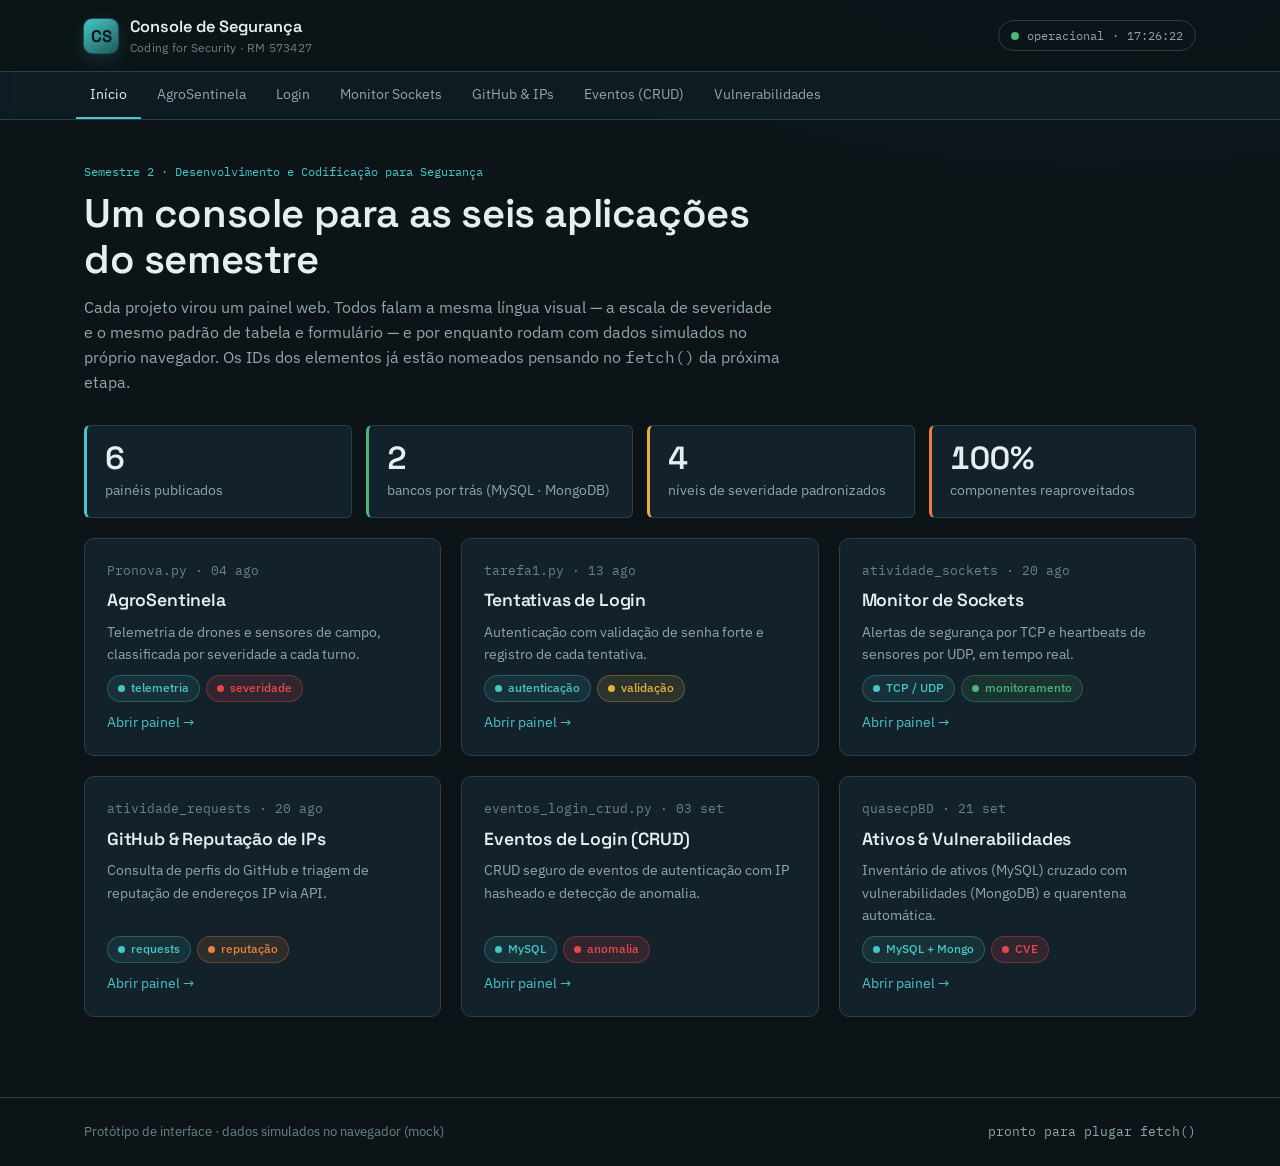
<file: index.html>
<!DOCTYPE html>
<html lang="pt-BR">
<head>
  <meta charset="UTF-8" />
  <meta name="viewport" content="width=device-width, initial-scale=1.0" />
  <title>Console de Segurança — Painéis</title>
  <link rel="preconnect" href="https://fonts.googleapis.com" />
  <link rel="preconnect" href="https://fonts.gstatic.com" crossorigin />
  <link href="https://fonts.googleapis.com/css2?family=IBM+Plex+Mono:wght@400;500&family=IBM+Plex+Sans:wght@400;500;600&family=Space+Grotesk:wght@400;500;600;700&display=swap" rel="stylesheet" />
  <link rel="stylesheet" href="assets/estilos.css" />
</head>
<body data-app="index" data-depth="0">

  <main class="pagina">
    <section class="cabecalho-pagina">
      <p class="eyebrow">Semestre 2 · Desenvolvimento e Codificação para Segurança</p>
      <h1>Um console para as seis aplicações do semestre</h1>
      <p>
        Cada projeto virou um painel web. Todos falam a mesma língua visual — a
        escala de severidade e o mesmo padrão de tabela e formulário — e por
        enquanto rodam com dados simulados no próprio navegador. Os IDs dos
        elementos já estão nomeados pensando no <span class="dado">fetch()</span>
        da próxima etapa.
      </p>
    </section>

    <div class="estatisticas">
      <div class="tile tile--sinal">
        <div class="tile__valor">6</div>
        <div class="tile__rotulo">painéis publicados</div>
      </div>
      <div class="tile tile--baixa">
        <div class="tile__valor">2</div>
        <div class="tile__rotulo">bancos por trás (MySQL · MongoDB)</div>
      </div>
      <div class="tile tile--media">
        <div class="tile__valor">4</div>
        <div class="tile__rotulo">níveis de severidade padronizados</div>
      </div>
      <div class="tile tile--alta">
        <div class="tile__valor">100%</div>
        <div class="tile__rotulo">componentes reaproveitados</div>
      </div>
    </div>

    <section class="grade" id="grade-paineis" aria-label="Lista de painéis">
      <a class="cartao-link" href="agrosentinela/index.html">
        <span class="cartao-link__indice">Pronova.py · 04 ago</span>
        <h3>AgroSentinela</h3>
        <p>Telemetria de drones e sensores de campo, classificada por severidade a cada turno.</p>
        <div class="cartao-link__tags">
          <span class="badge badge--info">telemetria</span>
          <span class="badge badge--critica">severidade</span>
        </div>
        <span class="cartao-link__seta">Abrir painel →</span>
      </a>

      <a class="cartao-link" href="login-tentativas/index.html">
        <span class="cartao-link__indice">tarefa1.py · 13 ago</span>
        <h3>Tentativas de Login</h3>
        <p>Autenticação com validação de senha forte e registro de cada tentativa.</p>
        <div class="cartao-link__tags">
          <span class="badge badge--info">autenticação</span>
          <span class="badge badge--media">validação</span>
        </div>
        <span class="cartao-link__seta">Abrir painel →</span>
      </a>

      <a class="cartao-link" href="monitor-sockets/index.html">
        <span class="cartao-link__indice">atividade_sockets · 20 ago</span>
        <h3>Monitor de Sockets</h3>
        <p>Alertas de segurança por TCP e heartbeats de sensores por UDP, em tempo real.</p>
        <div class="cartao-link__tags">
          <span class="badge badge--info">TCP / UDP</span>
          <span class="badge badge--ok">monitoramento</span>
        </div>
        <span class="cartao-link__seta">Abrir painel →</span>
      </a>

      <a class="cartao-link" href="consulta-github-ips/index.html">
        <span class="cartao-link__indice">atividade_requests · 20 ago</span>
        <h3>GitHub &amp; Reputação de IPs</h3>
        <p>Consulta de perfis do GitHub e triagem de reputação de endereços IP via API.</p>
        <div class="cartao-link__tags">
          <span class="badge badge--info">requests</span>
          <span class="badge badge--alta">reputação</span>
        </div>
        <span class="cartao-link__seta">Abrir painel →</span>
      </a>

      <a class="cartao-link" href="eventos-login-crud/index.html">
        <span class="cartao-link__indice">eventos_login_crud.py · 03 set</span>
        <h3>Eventos de Login (CRUD)</h3>
        <p>CRUD seguro de eventos de autenticação com IP hasheado e detecção de anomalia.</p>
        <div class="cartao-link__tags">
          <span class="badge badge--info">MySQL</span>
          <span class="badge badge--critica">anomalia</span>
        </div>
        <span class="cartao-link__seta">Abrir painel →</span>
      </a>

      <a class="cartao-link" href="vulnerabilidades-quasecp/index.html">
        <span class="cartao-link__indice">quasecpBD · 21 set</span>
        <h3>Ativos &amp; Vulnerabilidades</h3>
        <p>Inventário de ativos (MySQL) cruzado com vulnerabilidades (MongoDB) e quarentena automática.</p>
        <div class="cartao-link__tags">
          <span class="badge badge--info">MySQL + Mongo</span>
          <span class="badge badge--critica">CVE</span>
        </div>
        <span class="cartao-link__seta">Abrir painel →</span>
      </a>
    </section>
  </main>

  <script src="assets/componentes.js"></script>
</body>
</html>
</file>
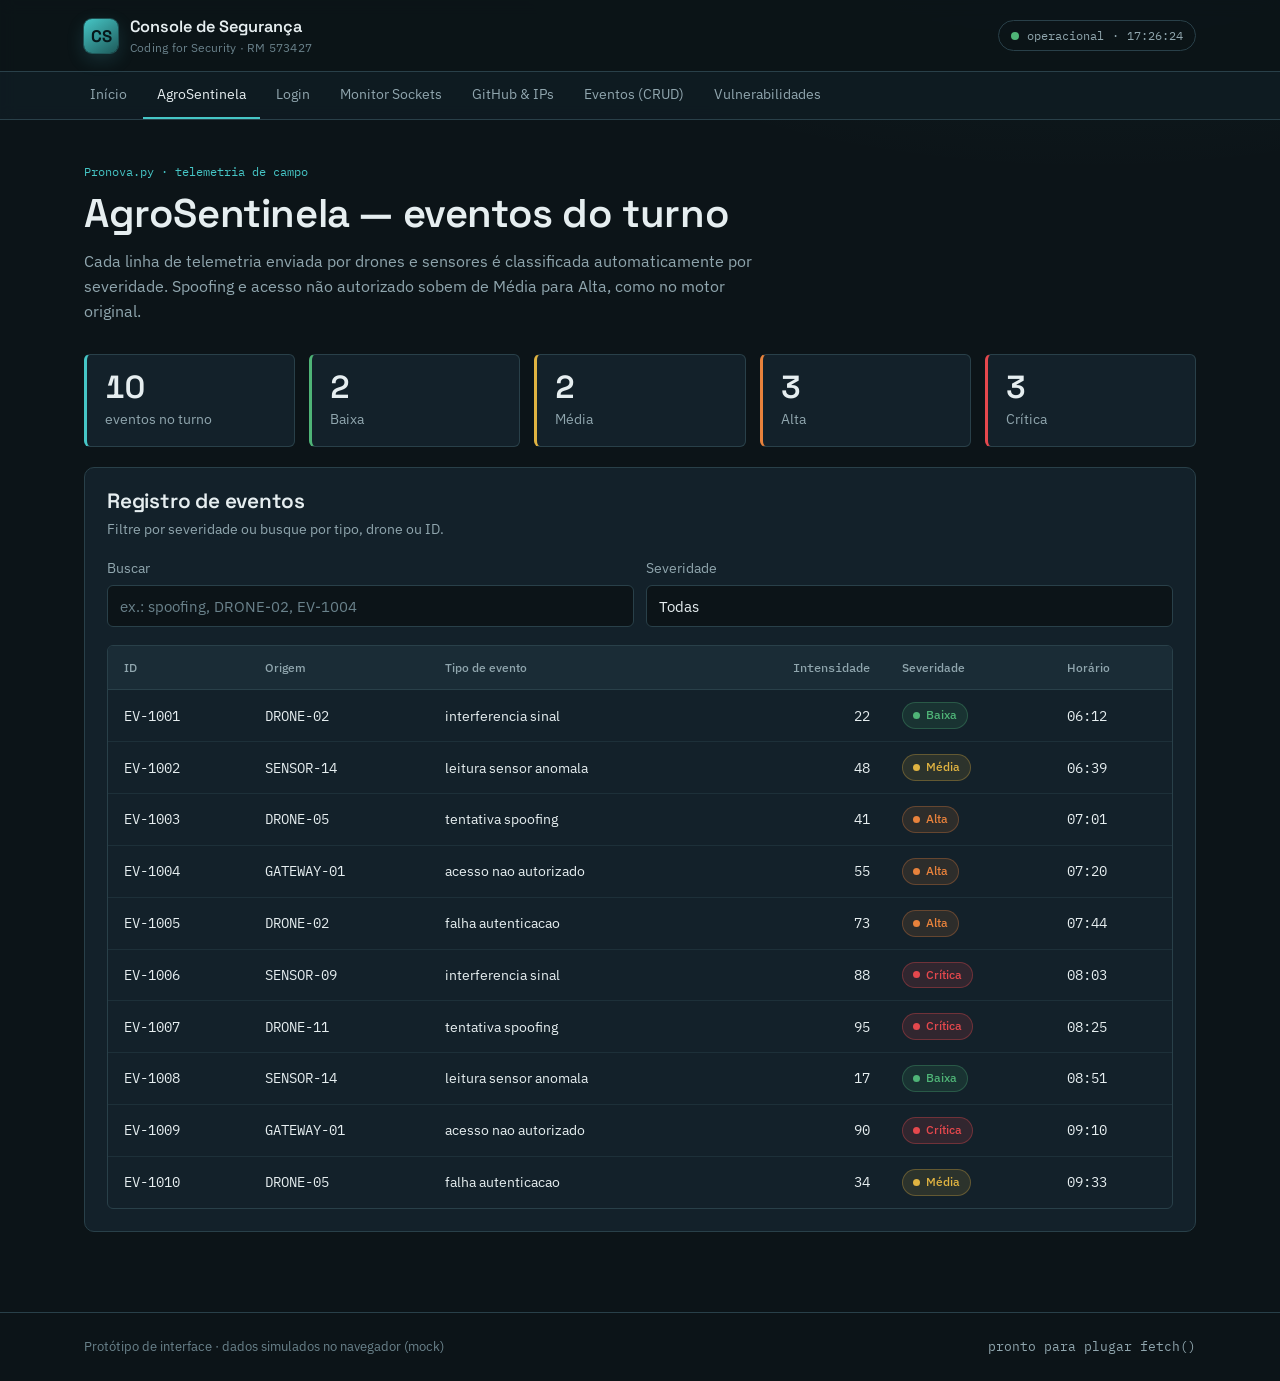
<file: agrosentinela/index.html>
<!DOCTYPE html>
<html lang="pt-BR">
<head>
  <meta charset="UTF-8" />
  <meta name="viewport" content="width=device-width, initial-scale=1.0" />
  <title>AgroSentinela — Telemetria do turno</title>
  <link rel="preconnect" href="https://fonts.googleapis.com" />
  <link rel="preconnect" href="https://fonts.gstatic.com" crossorigin />
  <link href="https://fonts.googleapis.com/css2?family=IBM+Plex+Mono:wght@400;500&family=IBM+Plex+Sans:wght@400;500;600&family=Space+Grotesk:wght@400;500;600;700&display=swap" rel="stylesheet" />
  <link rel="stylesheet" href="../assets/estilos.css" />
</head>
<body data-app="agrosentinela" data-depth="1">

  <main class="pagina">
    <section class="cabecalho-pagina">
      <p class="eyebrow">Pronova.py · telemetria de campo</p>
      <h1>AgroSentinela — eventos do turno</h1>
      <p>
        Cada linha de telemetria enviada por drones e sensores é classificada
        automaticamente por severidade. Spoofing e acesso não autorizado sobem
        de Média para Alta, como no motor original.
      </p>
    </section>

    <div class="estatisticas" id="estatisticas-severidade">
      <div class="tile tile--sinal"><div class="tile__valor" id="stat-total">0</div><div class="tile__rotulo">eventos no turno</div></div>
      <div class="tile tile--baixa"><div class="tile__valor" id="stat-baixa">0</div><div class="tile__rotulo">Baixa</div></div>
      <div class="tile tile--media"><div class="tile__valor" id="stat-media">0</div><div class="tile__rotulo">Média</div></div>
      <div class="tile tile--alta"><div class="tile__valor" id="stat-alta">0</div><div class="tile__rotulo">Alta</div></div>
      <div class="tile tile--critica"><div class="tile__valor" id="stat-critica">0</div><div class="tile__rotulo">Crítica</div></div>
    </div>

    <section class="painel">
      <div class="painel__titulo">
        <div>
          <h2>Registro de eventos</h2>
          <p>Filtre por severidade ou busque por tipo, drone ou ID.</p>
        </div>
      </div>

      <div class="barra-controles">
        <div class="campo">
          <label for="busca-evento">Buscar</label>
          <input type="search" id="busca-evento" placeholder="ex.: spoofing, DRONE-02, EV-1004" />
        </div>
        <div class="campo">
          <label for="filtro-severidade">Severidade</label>
          <select id="filtro-severidade">
            <option value="todas">Todas</option>
            <option value="baixa">Baixa</option>
            <option value="media">Média</option>
            <option value="alta">Alta</option>
            <option value="critica">Crítica</option>
          </select>
        </div>
      </div>

      <div class="tabela-wrap">
        <table class="tabela" id="tabela-eventos">
          <thead>
            <tr>
              <th>ID</th>
              <th>Origem</th>
              <th>Tipo de evento</th>
              <th class="col-num">Intensidade</th>
              <th>Severidade</th>
              <th>Horário</th>
            </tr>
          </thead>
          <tbody id="corpo-eventos"><!-- preenchido por app.js --></tbody>
        </table>
      </div>
    </section>
  </main>

  <script src="../assets/componentes.js"></script>
  <script src="app.js"></script>
</body>
</html>
</file>
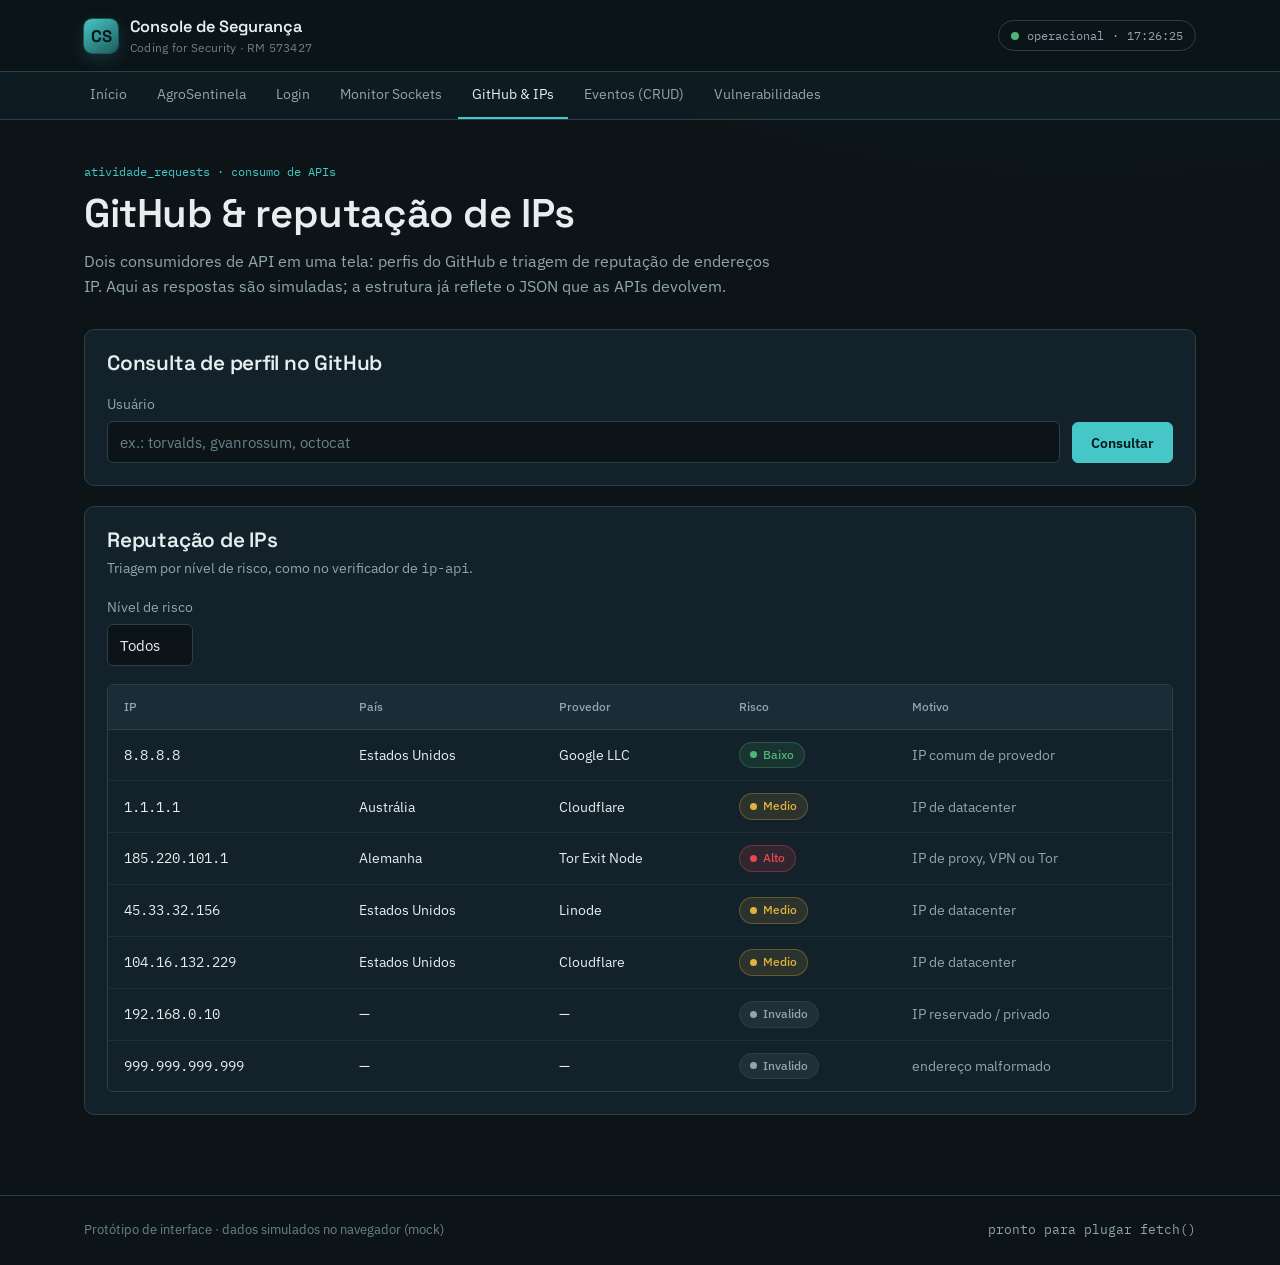
<file: consulta-github-ips/index.html>
<!DOCTYPE html>
<html lang="pt-BR">
<head>
  <meta charset="UTF-8" />
  <meta name="viewport" content="width=device-width, initial-scale=1.0" />
  <title>GitHub &amp; Reputação de IPs</title>
  <link rel="preconnect" href="https://fonts.googleapis.com" />
  <link rel="preconnect" href="https://fonts.gstatic.com" crossorigin />
  <link href="https://fonts.googleapis.com/css2?family=IBM+Plex+Mono:wght@400;500&family=IBM+Plex+Sans:wght@400;500;600&family=Space+Grotesk:wght@400;500;600;700&display=swap" rel="stylesheet" />
  <link rel="stylesheet" href="../assets/estilos.css" />
</head>
<body data-app="consulta-github-ips" data-depth="1">

  <main class="pagina">
    <section class="cabecalho-pagina">
      <p class="eyebrow">atividade_requests · consumo de APIs</p>
      <h1>GitHub &amp; reputação de IPs</h1>
      <p>
        Dois consumidores de API em uma tela: perfis do GitHub e triagem de
        reputação de endereços IP. Aqui as respostas são simuladas; a estrutura
        já reflete o JSON que as APIs devolvem.
      </p>
    </section>

    <section class="painel">
      <div class="painel__titulo"><h2>Consulta de perfil no GitHub</h2></div>
      <form id="form-consulta-github">
        <div class="barra-controles" style="margin-bottom:0;">
          <div class="campo">
            <label for="campo-github">Usuário</label>
            <input type="text" id="campo-github" placeholder="ex.: torvalds, gvanrossum, octocat" />
          </div>
          <button type="submit" class="btn btn--primario">Consultar</button>
        </div>
        <div class="mensagem" id="mensagem-github" role="status"></div>
      </form>

      <div id="cartao-usuario" class="painel esconder" style="background:var(--panel-2); margin-top:18px;">
        <div class="painel__titulo" style="margin-bottom:12px;">
          <h3 id="gh-nome">—</h3>
          <span class="badge badge--info" id="gh-login">—</span>
        </div>
        <div class="estatisticas" style="margin-bottom:0;">
          <div class="tile"><div class="tile__valor dado" id="gh-repos">0</div><div class="tile__rotulo">repositórios públicos</div></div>
          <div class="tile"><div class="tile__valor dado" id="gh-seguidores">0</div><div class="tile__rotulo">seguidores</div></div>
          <div class="tile" style="grid-column:span 2;"><div class="tile__valor" style="font-size:1.1rem;" id="gh-local">—</div><div class="tile__rotulo">localização</div></div>
        </div>
      </div>
    </section>

    <section class="painel">
      <div class="painel__titulo">
        <div>
          <h2>Reputação de IPs</h2>
          <p>Triagem por nível de risco, como no verificador de <span class="dado">ip-api</span>.</p>
        </div>
      </div>

      <div class="barra-controles">
        <div class="campo" style="flex:0 0 auto;">
          <label for="filtro-risco">Nível de risco</label>
          <select id="filtro-risco">
            <option value="todos">Todos</option>
            <option value="ALTO">Alto</option>
            <option value="MEDIO">Médio</option>
            <option value="BAIXO">Baixo</option>
            <option value="INVALIDO">Inválido</option>
          </select>
        </div>
      </div>

      <div class="tabela-wrap">
        <table class="tabela" id="tabela-ips">
          <thead>
            <tr><th>IP</th><th>País</th><th>Provedor</th><th>Risco</th><th>Motivo</th></tr>
          </thead>
          <tbody id="corpo-ips"></tbody>
        </table>
      </div>
    </section>
  </main>

  <script src="../assets/componentes.js"></script>
  <script src="app.js"></script>
</body>
</html>
</file>
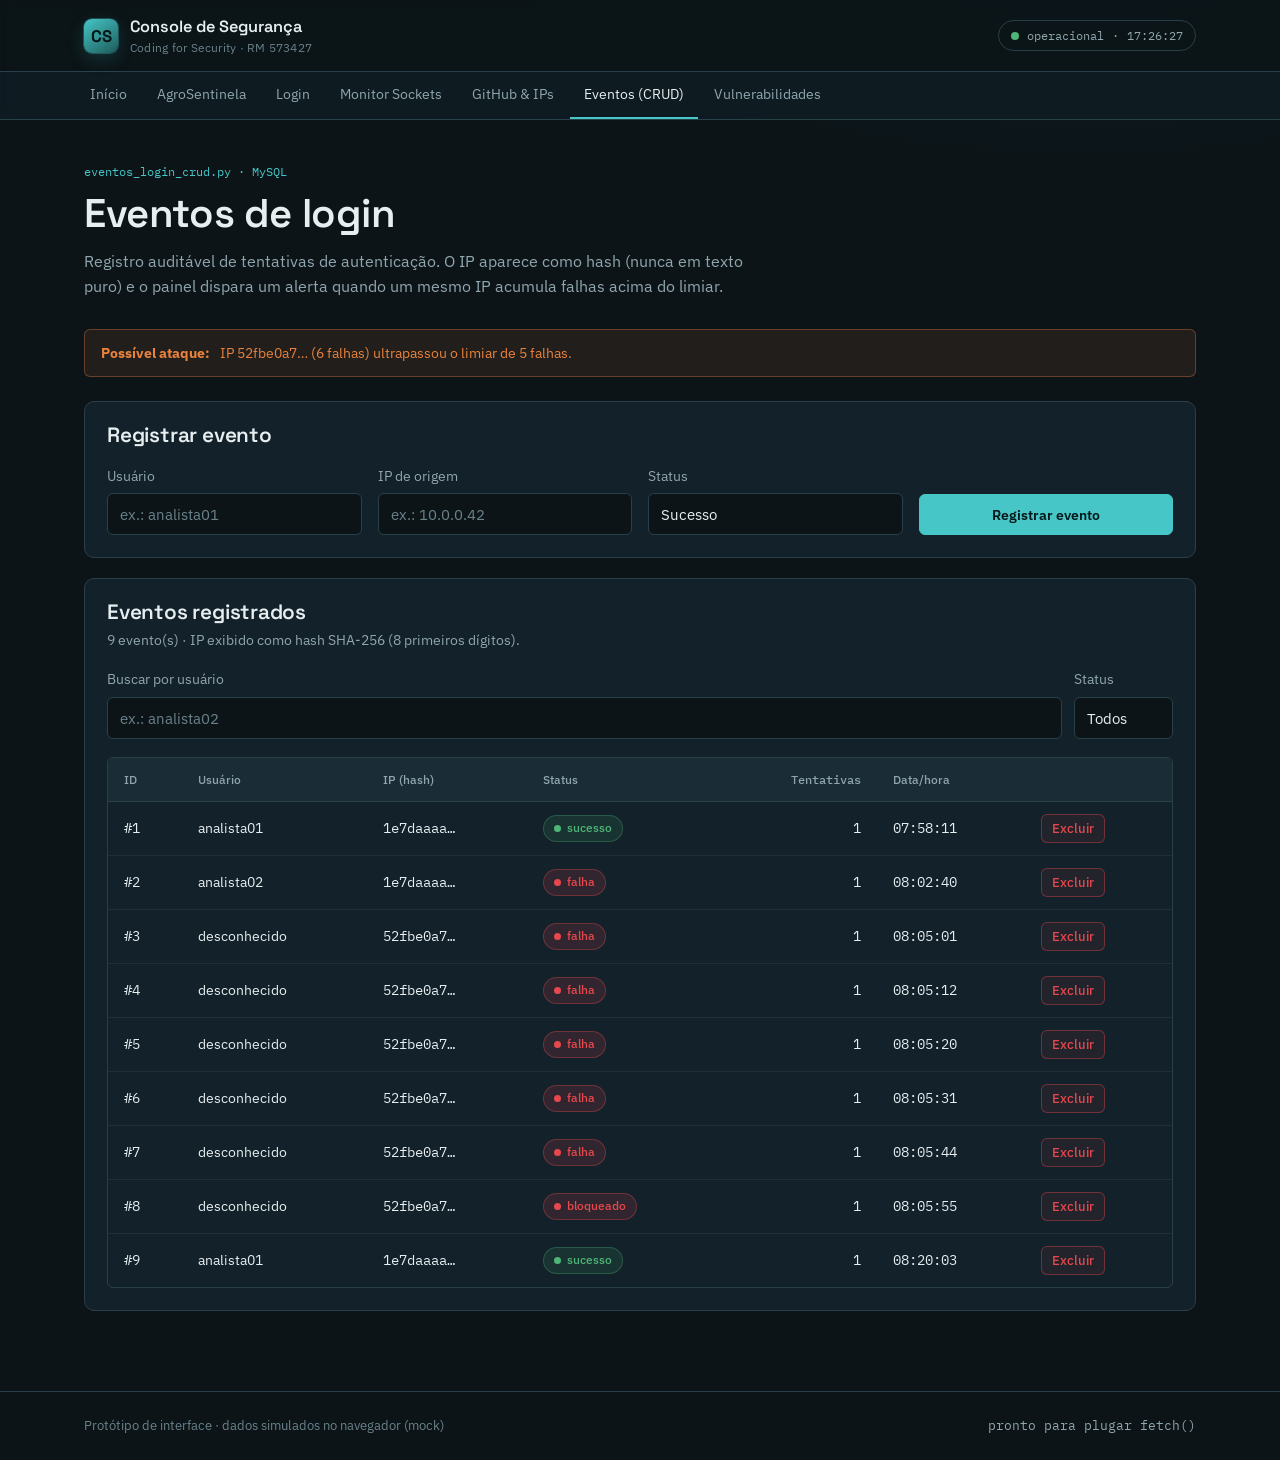
<file: eventos-login-crud/index.html>
<!DOCTYPE html>
<html lang="pt-BR">
<head>
  <meta charset="UTF-8" />
  <meta name="viewport" content="width=device-width, initial-scale=1.0" />
  <title>Eventos de Login — CRUD seguro</title>
  <link rel="preconnect" href="https://fonts.googleapis.com" />
  <link rel="preconnect" href="https://fonts.gstatic.com" crossorigin />
  <link href="https://fonts.googleapis.com/css2?family=IBM+Plex+Mono:wght@400;500&family=IBM+Plex+Sans:wght@400;500;600&family=Space+Grotesk:wght@400;500;600;700&display=swap" rel="stylesheet" />
  <link rel="stylesheet" href="../assets/estilos.css" />
</head>
<body data-app="eventos-login-crud" data-depth="1">

  <main class="pagina">
    <section class="cabecalho-pagina">
      <p class="eyebrow">eventos_login_crud.py · MySQL</p>
      <h1>Eventos de login</h1>
      <p>
        Registro auditável de tentativas de autenticação. O IP aparece como
        hash (nunca em texto puro) e o painel dispara um alerta quando um mesmo
        IP acumula falhas acima do limiar.
      </p>
    </section>

    <div class="mensagem mensagem--alerta" id="alerta-anomalia" role="alert" style="margin-top:0;margin-bottom:24px;"></div>

    <section class="painel">
      <div class="painel__titulo"><h2>Registrar evento</h2></div>
      <form id="form-evento">
        <div class="form-grade">
          <div class="campo">
            <label for="evento-usuario">Usuário</label>
            <input type="text" id="evento-usuario" placeholder="ex.: analista01" required />
          </div>
          <div class="campo">
            <label for="evento-ip">IP de origem</label>
            <input type="text" id="evento-ip" placeholder="ex.: 10.0.0.42" required />
          </div>
          <div class="campo">
            <label for="evento-status">Status</label>
            <select id="evento-status">
              <option value="sucesso">Sucesso</option>
              <option value="falha">Falha</option>
              <option value="bloqueado">Bloqueado</option>
            </select>
          </div>
          <div class="campo" style="justify-content:flex-end;">
            <button type="submit" class="btn btn--primario">Registrar evento</button>
          </div>
        </div>
      </form>
    </section>

    <section class="painel">
      <div class="painel__titulo">
        <div>
          <h2>Eventos registrados</h2>
          <p><span id="contador-eventos" class="dado">0</span> evento(s) · IP exibido como hash SHA-256 (8 primeiros dígitos).</p>
        </div>
      </div>

      <div class="barra-controles">
        <div class="campo">
          <label for="busca-usuario">Buscar por usuário</label>
          <input type="search" id="busca-usuario" placeholder="ex.: analista02" />
        </div>
        <div class="campo" style="flex:0 0 auto;">
          <label for="filtro-status">Status</label>
          <select id="filtro-status">
            <option value="todos">Todos</option>
            <option value="sucesso">Sucesso</option>
            <option value="falha">Falha</option>
            <option value="bloqueado">Bloqueado</option>
          </select>
        </div>
      </div>

      <div class="tabela-wrap">
        <table class="tabela" id="tabela-eventos-login">
          <thead>
            <tr><th>ID</th><th>Usuário</th><th>IP (hash)</th><th>Status</th><th class="col-num">Tentativas</th><th>Data/hora</th><th></th></tr>
          </thead>
          <tbody id="corpo-eventos-login"></tbody>
        </table>
      </div>
    </section>
  </main>

  <script src="../assets/componentes.js"></script>
  <script src="app.js"></script>
</body>
</html>
</file>
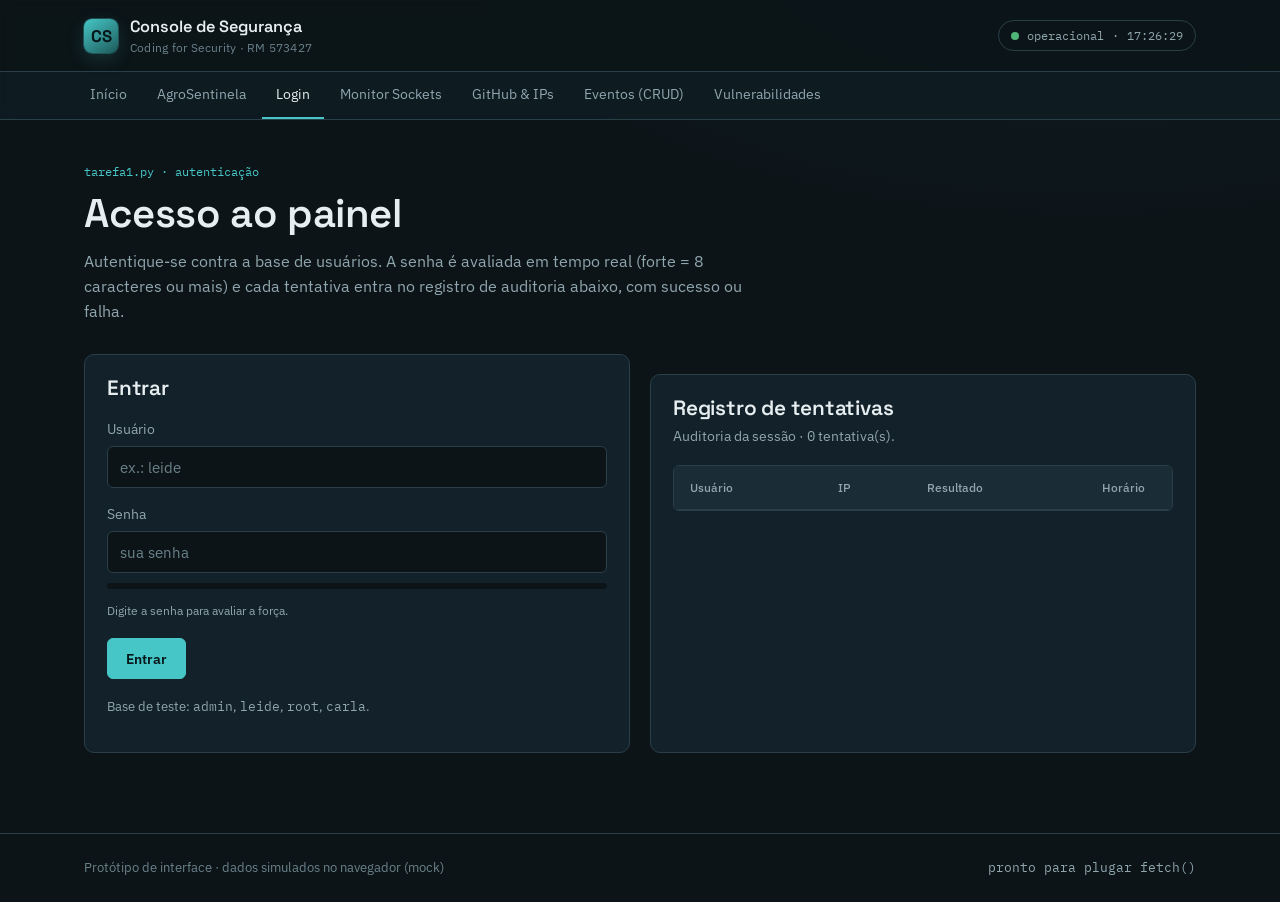
<file: login-tentativas/index.html>
<!DOCTYPE html>
<html lang="pt-BR">
<head>
  <meta charset="UTF-8" />
  <meta name="viewport" content="width=device-width, initial-scale=1.0" />
  <title>Login — Tentativas de acesso</title>
  <link rel="preconnect" href="https://fonts.googleapis.com" />
  <link rel="preconnect" href="https://fonts.gstatic.com" crossorigin />
  <link href="https://fonts.googleapis.com/css2?family=IBM+Plex+Mono:wght@400;500&family=IBM+Plex+Sans:wght@400;500;600&family=Space+Grotesk:wght@400;500;600;700&display=swap" rel="stylesheet" />
  <link rel="stylesheet" href="../assets/estilos.css" />
</head>
<body data-app="login-tentativas" data-depth="1">

  <main class="pagina">
    <section class="cabecalho-pagina">
      <p class="eyebrow">tarefa1.py · autenticação</p>
      <h1>Acesso ao painel</h1>
      <p>
        Autentique-se contra a base de usuários. A senha é avaliada em tempo
        real (forte = 8 caracteres ou mais) e cada tentativa entra no registro
        de auditoria abaixo, com sucesso ou falha.
      </p>
    </section>

    <div class="grade">
      <section class="painel">
        <div class="painel__titulo"><h2>Entrar</h2></div>

        <form id="form-login" novalidate>
          <div class="campo">
            <label for="campo-usuario">Usuário</label>
            <input type="text" id="campo-usuario" name="usuario" autocomplete="username" placeholder="ex.: leide" required />
          </div>

          <div class="campo" style="margin-top:16px;">
            <label for="campo-senha">Senha</label>
            <input type="password" id="campo-senha" name="senha" autocomplete="current-password" placeholder="sua senha" required />
            <div class="medidor"><div class="medidor__preenchido" id="medidor-barra"></div></div>
            <div class="medidor__texto" id="medidor-senha">Digite a senha para avaliar a força.</div>
          </div>

          <button type="submit" class="btn btn--primario" style="margin-top:18px;">Entrar</button>
          <div class="mensagem" id="mensagem-login" role="status"></div>
        </form>

        <p class="txt-muted" style="font-size:0.8rem; margin-top:18px;">
          Base de teste: <span class="dado">admin</span>, <span class="dado">leide</span>,
          <span class="dado">root</span>, <span class="dado">carla</span>.
        </p>
      </section>

      <section class="painel">
        <div class="painel__titulo">
          <div>
            <h2>Registro de tentativas</h2>
            <p>Auditoria da sessão · <span id="contador-tentativas" class="dado">0</span> tentativa(s).</p>
          </div>
        </div>
        <div class="tabela-wrap">
          <table class="tabela" id="tabela-tentativas">
            <thead>
              <tr><th>Usuário</th><th>IP</th><th>Resultado</th><th>Horário</th></tr>
            </thead>
            <tbody id="corpo-tentativas"></tbody>
          </table>
        </div>
      </section>
    </div>
  </main>

  <script src="../assets/componentes.js"></script>
  <script src="app.js"></script>
</body>
</html>
</file>
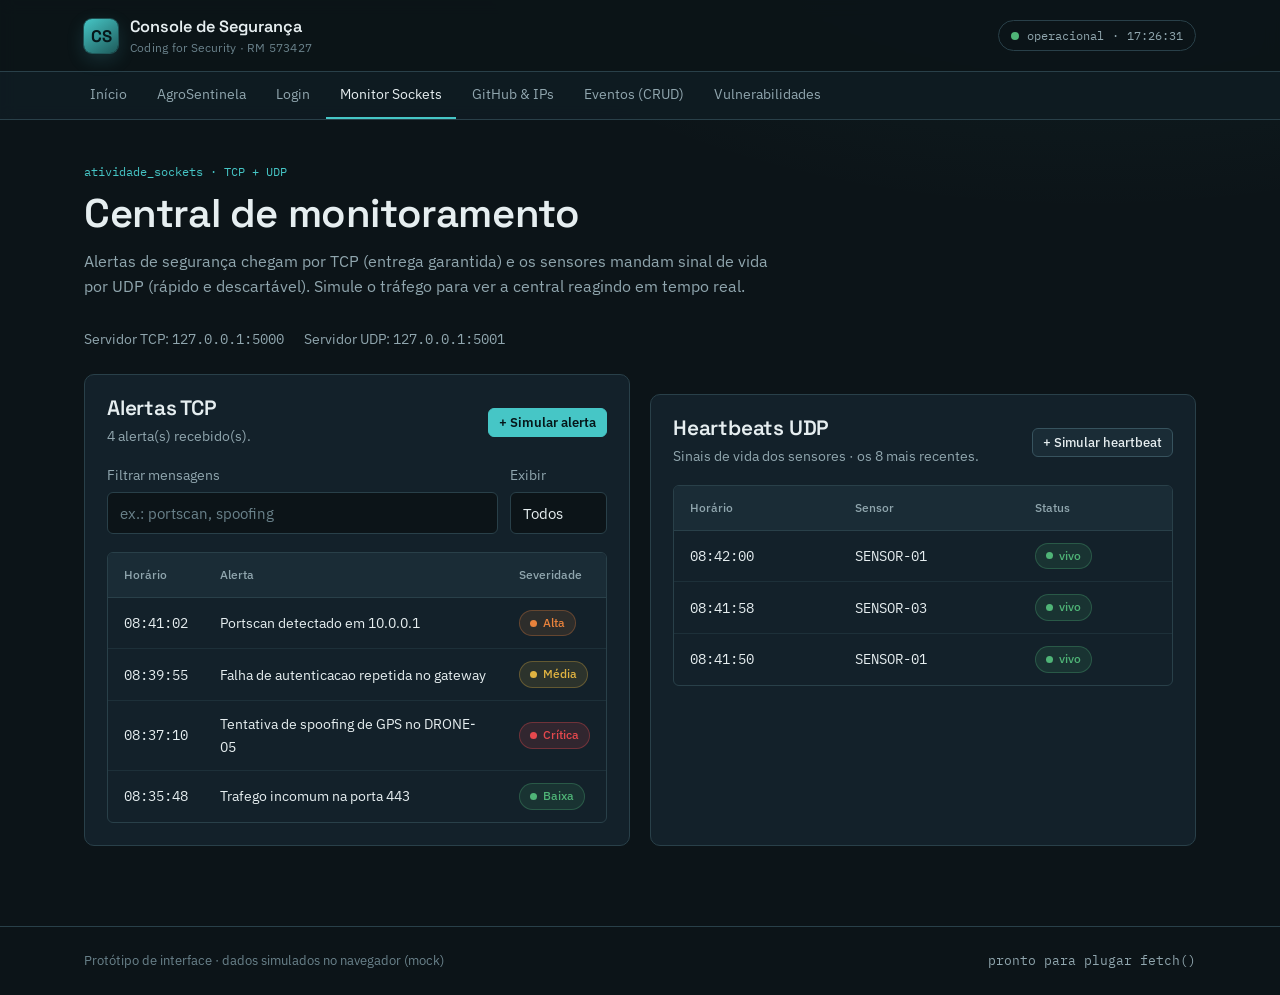
<file: monitor-sockets/index.html>
<!DOCTYPE html>
<html lang="pt-BR">
<head>
  <meta charset="UTF-8" />
  <meta name="viewport" content="width=device-width, initial-scale=1.0" />
  <title>Monitor de Sockets — Alertas e heartbeats</title>
  <link rel="preconnect" href="https://fonts.googleapis.com" />
  <link rel="preconnect" href="https://fonts.gstatic.com" crossorigin />
  <link href="https://fonts.googleapis.com/css2?family=IBM+Plex+Mono:wght@400;500&family=IBM+Plex+Sans:wght@400;500;600&family=Space+Grotesk:wght@400;500;600;700&display=swap" rel="stylesheet" />
  <link rel="stylesheet" href="../assets/estilos.css" />
</head>
<body data-app="monitor-sockets" data-depth="1">

  <main class="pagina">
    <section class="cabecalho-pagina">
      <p class="eyebrow">atividade_sockets · TCP + UDP</p>
      <h1>Central de monitoramento</h1>
      <p>
        Alertas de segurança chegam por TCP (entrega garantida) e os sensores
        mandam sinal de vida por UDP (rápido e descartável). Simule o tráfego
        para ver a central reagindo em tempo real.
      </p>
    </section>

    <div class="linha-info" style="margin-bottom:24px;">
      <span>Servidor TCP: <span class="dado">127.0.0.1:5000</span></span>
      <span>Servidor UDP: <span class="dado">127.0.0.1:5001</span></span>
    </div>

    <div class="grade">
      <section class="painel">
        <div class="painel__titulo">
          <div>
            <h2>Alertas TCP</h2>
            <p><span id="contador-alertas" class="dado">0</span> alerta(s) recebido(s).</p>
          </div>
          <button type="button" class="btn btn--primario btn--mini" id="btn-simular-alerta">+ Simular alerta</button>
        </div>

        <div class="barra-controles">
          <div class="campo">
            <label for="filtro-alerta">Filtrar mensagens</label>
            <input type="search" id="filtro-alerta" placeholder="ex.: portscan, spoofing" />
          </div>
          <div class="campo" style="flex:0 0 auto;">
            <label for="filtro-critico">Exibir</label>
            <select id="filtro-critico">
              <option value="todos">Todos</option>
              <option value="criticos">Só críticos</option>
            </select>
          </div>
        </div>

        <div class="tabela-wrap">
          <table class="tabela" id="tabela-alertas" style="min-width:auto;">
            <thead>
              <tr><th>Horário</th><th>Alerta</th><th>Severidade</th></tr>
            </thead>
            <tbody id="corpo-alertas"></tbody>
          </table>
        </div>
      </section>

      <section class="painel">
        <div class="painel__titulo">
          <div>
            <h2>Heartbeats UDP</h2>
            <p>Sinais de vida dos sensores · os 8 mais recentes.</p>
          </div>
          <button type="button" class="btn btn--mini" id="btn-simular-heartbeat">+ Simular heartbeat</button>
        </div>
        <div class="tabela-wrap">
          <table class="tabela" id="lista-heartbeats" style="min-width:auto;">
            <thead>
              <tr><th>Horário</th><th>Sensor</th><th>Status</th></tr>
            </thead>
            <tbody id="corpo-heartbeats"></tbody>
          </table>
        </div>
      </section>
    </div>
  </main>

  <script src="../assets/componentes.js"></script>
  <script src="app.js"></script>
</body>
</html>
</file>
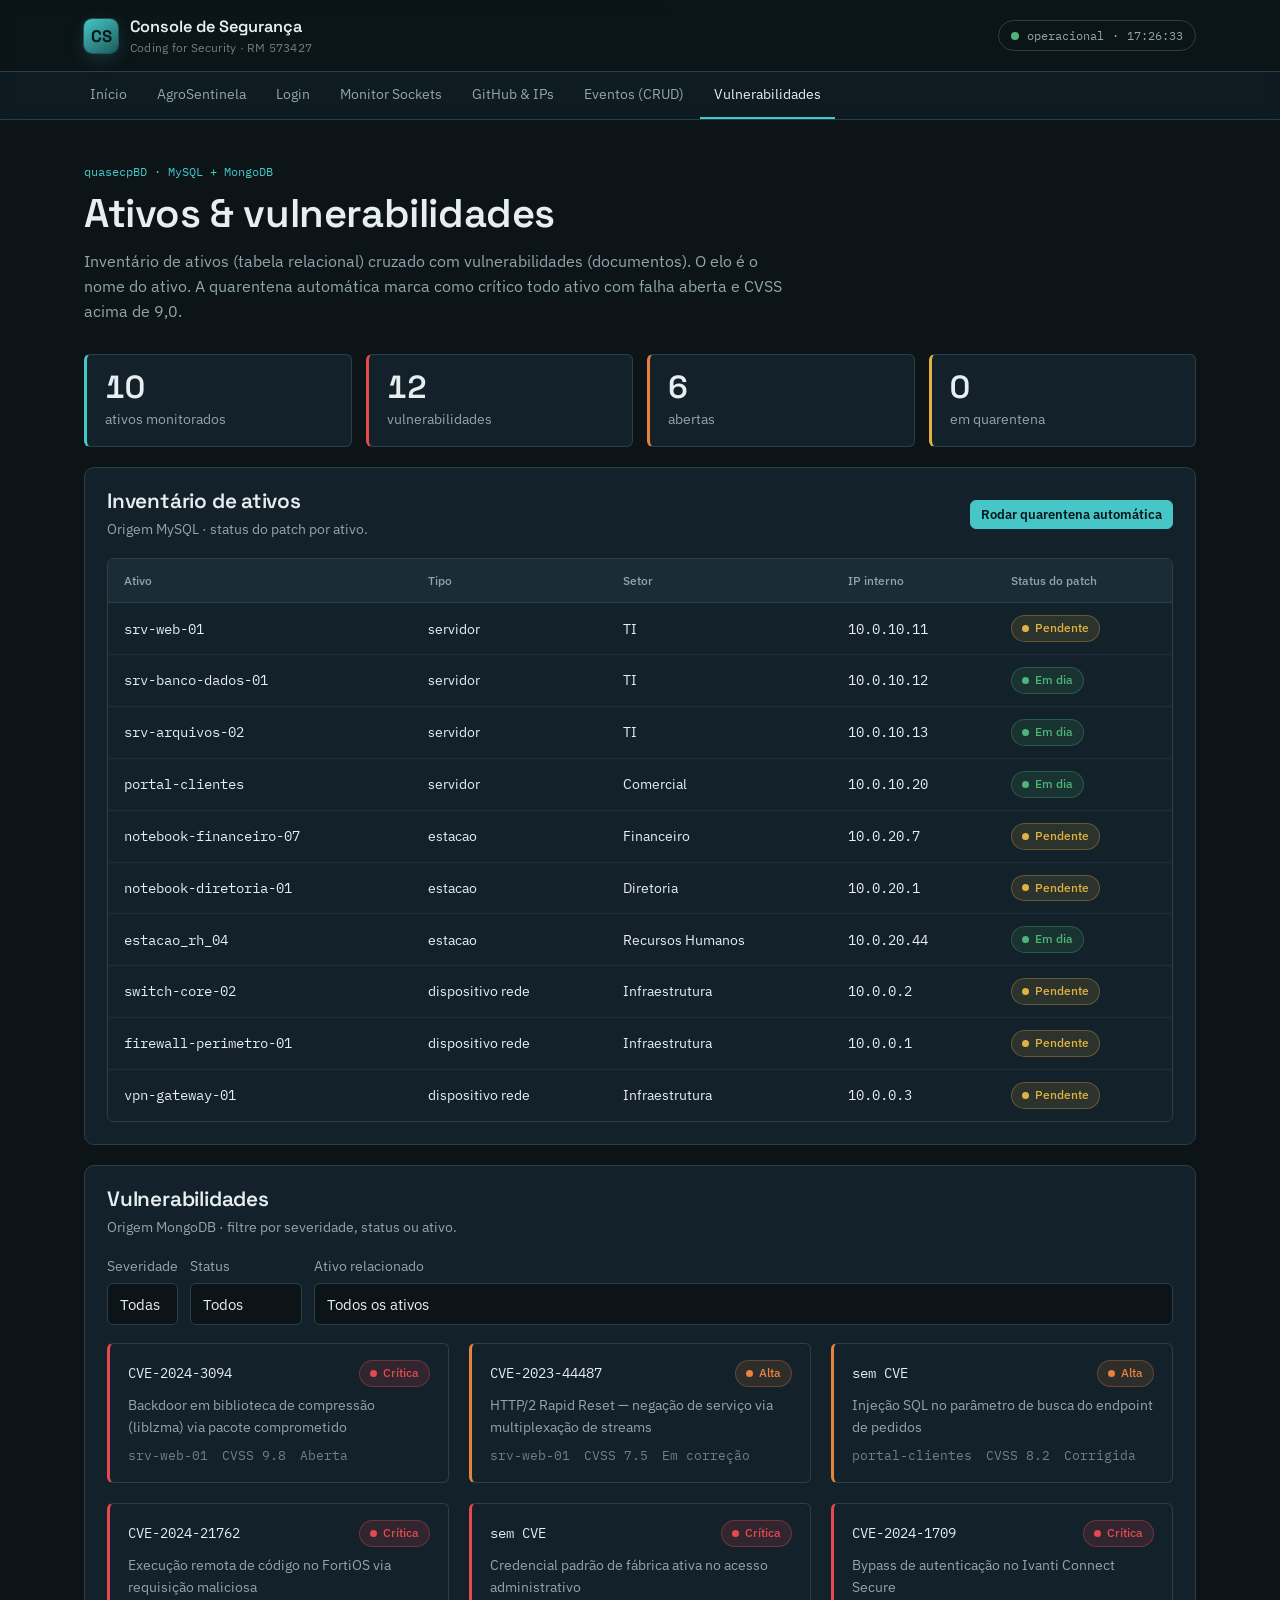
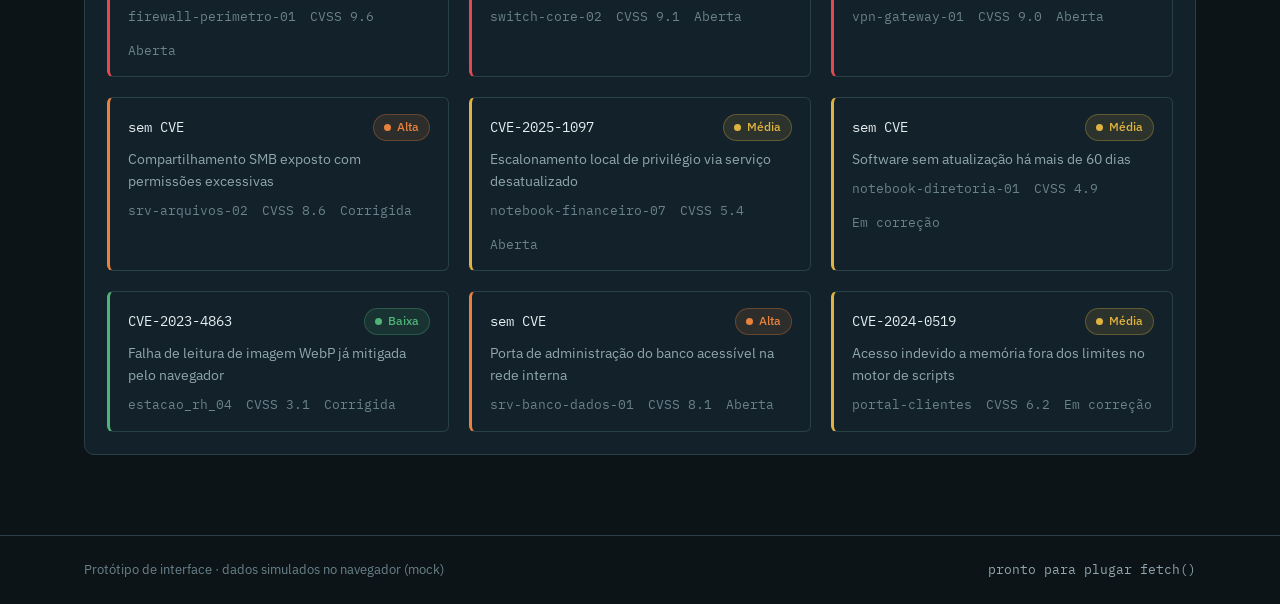
<file: vulnerabilidades-quasecp/index.html>
<!DOCTYPE html>
<html lang="pt-BR">
<head>
  <meta charset="UTF-8" />
  <meta name="viewport" content="width=device-width, initial-scale=1.0" />
  <title>Ativos &amp; Vulnerabilidades — quasecpBD</title>
  <link rel="preconnect" href="https://fonts.googleapis.com" />
  <link rel="preconnect" href="https://fonts.gstatic.com" crossorigin />
  <link href="https://fonts.googleapis.com/css2?family=IBM+Plex+Mono:wght@400;500&family=IBM+Plex+Sans:wght@400;500;600&family=Space+Grotesk:wght@400;500;600;700&display=swap" rel="stylesheet" />
  <link rel="stylesheet" href="../assets/estilos.css" />
</head>
<body data-app="vulnerabilidades-quasecp" data-depth="1">

  <main class="pagina">
    <section class="cabecalho-pagina">
      <p class="eyebrow">quasecpBD · MySQL + MongoDB</p>
      <h1>Ativos &amp; vulnerabilidades</h1>
      <p>
        Inventário de ativos (tabela relacional) cruzado com vulnerabilidades
        (documentos). O elo é o nome do ativo. A quarentena automática marca
        como crítico todo ativo com falha aberta e CVSS acima de 9,0.
      </p>
    </section>

    <div class="estatisticas">
      <div class="tile tile--sinal"><div class="tile__valor" id="stat-ativos">0</div><div class="tile__rotulo">ativos monitorados</div></div>
      <div class="tile tile--critica"><div class="tile__valor" id="stat-vulns">0</div><div class="tile__rotulo">vulnerabilidades</div></div>
      <div class="tile tile--alta"><div class="tile__valor" id="stat-abertas">0</div><div class="tile__rotulo">abertas</div></div>
      <div class="tile tile--media"><div class="tile__valor" id="stat-quarentena">0</div><div class="tile__rotulo">em quarentena</div></div>
    </div>

    <section class="painel">
      <div class="painel__titulo">
        <div>
          <h2>Inventário de ativos</h2>
          <p>Origem MySQL · status do patch por ativo.</p>
        </div>
        <button type="button" class="btn btn--primario btn--mini" id="btn-quarentena">Rodar quarentena automática</button>
      </div>
      <div class="mensagem mensagem--alerta" id="msg-quarentena" role="status"></div>
      <div class="tabela-wrap" style="margin-top:14px;">
        <table class="tabela" id="tabela-ativos">
          <thead>
            <tr><th>Ativo</th><th>Tipo</th><th>Setor</th><th>IP interno</th><th>Status do patch</th></tr>
          </thead>
          <tbody id="corpo-ativos"></tbody>
        </table>
      </div>
    </section>

    <section class="painel">
      <div class="painel__titulo">
        <div>
          <h2>Vulnerabilidades</h2>
          <p>Origem MongoDB · filtre por severidade, status ou ativo.</p>
        </div>
      </div>

      <div class="barra-controles">
        <div class="campo" style="flex:0 0 auto;">
          <label for="filtro-severidade">Severidade</label>
          <select id="filtro-severidade">
            <option value="todas">Todas</option>
            <option value="critica">Crítica</option>
            <option value="alta">Alta</option>
            <option value="media">Média</option>
            <option value="baixa">Baixa</option>
          </select>
        </div>
        <div class="campo" style="flex:0 0 auto;">
          <label for="filtro-status-vuln">Status</label>
          <select id="filtro-status-vuln">
            <option value="todos">Todos</option>
            <option value="aberta">Aberta</option>
            <option value="em_correcao">Em correção</option>
            <option value="corrigida">Corrigida</option>
          </select>
        </div>
        <div class="campo">
          <label for="filtro-ativo">Ativo relacionado</label>
          <select id="filtro-ativo"><option value="todos">Todos os ativos</option></select>
        </div>
      </div>

      <div class="grade" id="lista-vulnerabilidades"></div>
    </section>
  </main>

  <script src="../assets/componentes.js"></script>
  <script src="app.js"></script>
</body>
</html>
</file>
<file: assets/estilos.css>
/* =========================================================================
   Console de Segurança — design system compartilhado
   Reaproveitado por TODAS as telas (home + 6 painéis).
   Espinha do sistema: a escala de severidade Baixa→Média→Alta→Crítica,
   que é o que todas as aplicações do semestre têm em comum.
   ========================================================================= */

:root {
  /* base petróleo — não é preto tingido, é uma cor escolhida */
  --void: #0C1418;
  --panel: #13212A;
  --panel-2: #1A2C36;
  --line: #294049;
  --line-forte: #37535E;

  --ink: #E6EEF0;
  --muted: #90A6AE;
  --muted-2: #6A828B;

  /* sinal interativo (marca/foco/links) */
  --sinal: #46C6C6;
  --sinal-escuro: #1E5B5B;

  /* rampa semântica de severidade — o coração do sistema */
  --sev-baixa: #4FB477;
  --sev-media: #E0B341;
  --sev-alta: #E8823C;
  --sev-critica: #E5484D;

  --raio: 6px;
  --raio-g: 10px;
  --gap: 20px;
  --topo: 122px; /* altura do cabeçalho + nav, usada pra compensar o fixed */

  --fonte-titulo: "Space Grotesk", system-ui, sans-serif;
  --fonte-corpo: "IBM Plex Sans", system-ui, sans-serif;
  --fonte-dado: "IBM Plex Mono", ui-monospace, "Courier New", monospace;
}

* { box-sizing: border-box; }

html { scroll-behavior: smooth; }

body {
  margin: 0;
  background:
    radial-gradient(1100px 520px at 85% -10%, rgba(70, 198, 198, 0.07), transparent 60%),
    var(--void);
  color: var(--ink);
  font-family: var(--fonte-corpo);
  font-size: 16px;
  line-height: 1.55;
  min-height: 100vh;
  padding-top: var(--topo);
}

@media (max-width: 720px) {
  body { padding-top: 158px; }
}

/* ---------- Tipografia ---------- */
h1, h2, h3 {
  font-family: var(--fonte-titulo);
  font-weight: 600;
  line-height: 1.15;
  margin: 0;
  letter-spacing: -0.01em;
}
h1 { font-size: clamp(1.7rem, 3.5vw, 2.5rem); }
h2 { font-size: 1.3rem; }
h3 { font-size: 1.05rem; }

a { color: var(--sinal); }

.dado { font-family: var(--fonte-dado); font-feature-settings: "tnum" 1; }

/* =========================================================================
   Cabeçalho + navegação (componente injetado por componentes.js)
   ========================================================================= */
.topo {
  position: fixed;
  inset: 0 0 auto 0;
  z-index: 50;
  background: rgba(12, 20, 24, 0.9);
  backdrop-filter: blur(8px);
  border-bottom: 1px solid var(--line);
}

.topo__barra {
  max-width: 1160px;
  margin: 0 auto;
  padding: 14px 24px;
  display: flex;
  align-items: center;
  gap: 16px;
}

.marca {
  display: flex;
  align-items: center;
  gap: 12px;
  text-decoration: none;
  color: var(--ink);
}
.marca__glifo {
  width: 34px; height: 34px;
  flex: 0 0 auto;
  border-radius: 8px;
  background: linear-gradient(145deg, var(--sinal), var(--sinal-escuro));
  display: grid; place-items: center;
  color: #06171A;
  font-family: var(--fonte-titulo);
  font-weight: 700;
  font-size: 1.05rem;
  box-shadow: 0 0 0 1px rgba(70, 198, 198, 0.3), 0 6px 18px rgba(70, 198, 198, 0.18);
}
.marca__nome { font-family: var(--fonte-titulo); font-weight: 600; font-size: 1.02rem; }
.marca__sub { display: block; font-size: 0.72rem; color: var(--muted-2); letter-spacing: 0.02em; }

.status-chip {
  margin-left: auto;
  display: flex; align-items: center; gap: 8px;
  font-family: var(--fonte-dado);
  font-size: 0.78rem;
  color: var(--muted);
  border: 1px solid var(--line);
  border-radius: 100px;
  padding: 5px 12px;
  white-space: nowrap;
}
.status-chip__pulso {
  width: 8px; height: 8px; border-radius: 50%;
  background: var(--sev-baixa);
  box-shadow: 0 0 0 0 rgba(79, 180, 119, 0.6);
  animation: pulso 2.4s ease-out infinite;
}
@keyframes pulso {
  0% { box-shadow: 0 0 0 0 rgba(79, 180, 119, 0.55); }
  70% { box-shadow: 0 0 0 7px rgba(79, 180, 119, 0); }
  100% { box-shadow: 0 0 0 0 rgba(79, 180, 119, 0); }
}

.nav {
  border-top: 1px solid var(--line);
  background: rgba(19, 33, 42, 0.55);
}
.nav__lista {
  max-width: 1160px;
  margin: 0 auto;
  padding: 0 16px;
  display: flex;
  gap: 2px;
  overflow-x: auto;
  scrollbar-width: thin;
}
.nav__item {
  flex: 0 0 auto;
  padding: 12px 14px;
  font-size: 0.86rem;
  color: var(--muted);
  text-decoration: none;
  border-bottom: 2px solid transparent;
  white-space: nowrap;
  transition: color 0.15s, border-color 0.15s;
}
.nav__item:hover { color: var(--ink); }
.nav__item[aria-current="page"] {
  color: var(--ink);
  border-bottom-color: var(--sinal);
}

/* =========================================================================
   Estrutura de página
   ========================================================================= */
.pagina {
  max-width: 1160px;
  margin: 0 auto;
  padding: 40px 24px 80px;
}

.cabecalho-pagina { margin-bottom: 30px; max-width: 70ch; }
.cabecalho-pagina .eyebrow {
  font-family: var(--fonte-dado);
  font-size: 0.78rem;
  color: var(--sinal);
  margin: 0 0 10px;
}
.cabecalho-pagina p { color: var(--muted); margin: 12px 0 0; }

/* painel = superfície reutilizável */
.painel {
  background: var(--panel);
  border: 1px solid var(--line);
  border-radius: var(--raio-g);
  padding: 22px;
}
.painel + .painel { margin-top: var(--gap); }
.painel__titulo {
  display: flex; align-items: center; justify-content: space-between;
  gap: 16px; flex-wrap: wrap;
  margin-bottom: 18px;
}
.painel__titulo p { color: var(--muted); font-size: 0.9rem; margin: 4px 0 0; }

.grade {
  display: grid;
  gap: var(--gap);
  grid-template-columns: repeat(auto-fit, minmax(280px, 1fr));
}

/* =========================================================================
   Stat tiles (números de topo)
   ========================================================================= */
.estatisticas {
  display: grid;
  gap: 14px;
  grid-template-columns: repeat(auto-fit, minmax(150px, 1fr));
  margin-bottom: var(--gap);
}
.tile {
  background: var(--panel);
  border: 1px solid var(--line);
  border-left: 3px solid var(--line-forte);
  border-radius: var(--raio);
  padding: 16px 18px;
}
.tile__valor {
  font-family: var(--fonte-titulo);
  font-size: 2rem;
  font-weight: 600;
  font-feature-settings: "tnum" 1;
  line-height: 1;
}
.tile__rotulo { color: var(--muted); font-size: 0.85rem; margin-top: 6px; }
.tile--baixa { border-left-color: var(--sev-baixa); }
.tile--media { border-left-color: var(--sev-media); }
.tile--alta { border-left-color: var(--sev-alta); }
.tile--critica { border-left-color: var(--sev-critica); }
.tile--sinal { border-left-color: var(--sinal); }

/* =========================================================================
   Badges de severidade / status (mesma linguagem em todas as telas)
   ========================================================================= */
.badge {
  display: inline-flex;
  align-items: center;
  gap: 6px;
  font-size: 0.76rem;
  font-weight: 500;
  padding: 3px 10px;
  border-radius: 100px;
  border: 1px solid transparent;
  white-space: nowrap;
}
.badge::before {
  content: "";
  width: 7px; height: 7px; border-radius: 50%;
  background: currentColor;
}
.badge--baixa   { color: var(--sev-baixa);   background: rgba(79, 180, 119, 0.12); border-color: rgba(79, 180, 119, 0.3); }
.badge--media   { color: var(--sev-media);   background: rgba(224, 179, 65, 0.12); border-color: rgba(224, 179, 65, 0.3); }
.badge--alta    { color: var(--sev-alta);    background: rgba(232, 130, 60, 0.12); border-color: rgba(232, 130, 60, 0.3); }
.badge--critica { color: var(--sev-critica); background: rgba(229, 72, 77, 0.14);  border-color: rgba(229, 72, 77, 0.35); }
.badge--neutro  { color: var(--muted);       background: rgba(144, 166, 174, 0.1); border-color: var(--line); }
.badge--ok      { color: var(--sev-baixa);   background: rgba(79, 180, 119, 0.12); border-color: rgba(79, 180, 119, 0.3); }
.badge--info    { color: var(--sinal);       background: rgba(70, 198, 198, 0.1);  border-color: rgba(70, 198, 198, 0.3); }

/* =========================================================================
   Tabelas (padrão único reaproveitado)
   ========================================================================= */
.tabela-wrap { overflow-x: auto; border-radius: var(--raio); border: 1px solid var(--line); }
table.tabela {
  width: 100%;
  border-collapse: collapse;
  font-size: 0.9rem;
  min-width: 560px;
}
.tabela thead th {
  text-align: left;
  font-weight: 500;
  font-size: 0.78rem;
  color: var(--muted);
  padding: 12px 16px;
  background: var(--panel-2);
  border-bottom: 1px solid var(--line);
  position: sticky; top: 0;
}
.tabela tbody td {
  padding: 12px 16px;
  border-bottom: 1px solid rgba(41, 64, 73, 0.5);
  vertical-align: middle;
}
.tabela tbody tr:last-child td { border-bottom: none; }
.tabela tbody tr:hover { background: rgba(70, 198, 198, 0.04); }
.tabela .col-num { text-align: right; font-family: var(--fonte-dado); }
.tabela .vazio td {
  text-align: center;
  color: var(--muted-2);
  padding: 30px 16px;
  font-style: italic;
}
.tabela tbody tr:hover .vazio { background: none; }

/* =========================================================================
   Formulários (padrão único reaproveitado)
   ========================================================================= */
.form-grade {
  display: grid;
  gap: 16px;
  grid-template-columns: repeat(auto-fit, minmax(180px, 1fr));
}
.campo { display: flex; flex-direction: column; gap: 6px; }
.campo label { font-size: 0.85rem; color: var(--muted); }
.campo input,
.campo select {
  font-family: var(--fonte-corpo);
  font-size: 0.95rem;
  color: var(--ink);
  background: var(--void);
  border: 1px solid var(--line);
  border-radius: var(--raio);
  padding: 10px 12px;
  width: 100%;
}
.campo input::placeholder { color: var(--muted-2); }
.campo input:focus,
.campo select:focus {
  outline: none;
  border-color: var(--sinal);
  box-shadow: 0 0 0 3px rgba(70, 198, 198, 0.15);
}
.campo select { appearance: none; cursor: pointer; }

.barra-controles {
  display: flex;
  gap: 12px;
  flex-wrap: wrap;
  align-items: flex-end;
  margin-bottom: 18px;
}
.barra-controles .campo { flex: 1 1 180px; }

/* =========================================================================
   Botões
   ========================================================================= */
.btn {
  font-family: var(--fonte-corpo);
  font-size: 0.9rem;
  font-weight: 500;
  padding: 10px 18px;
  border-radius: var(--raio);
  border: 1px solid var(--line-forte);
  background: var(--panel-2);
  color: var(--ink);
  cursor: pointer;
  transition: background 0.15s, border-color 0.15s, transform 0.05s;
}
.btn:hover { border-color: var(--sinal); }
.btn:active { transform: translateY(1px); }
.btn--primario {
  background: var(--sinal);
  border-color: var(--sinal);
  color: #06171A;
  font-weight: 600;
}
.btn--primario:hover { background: #5ad4d4; border-color: #5ad4d4; }
.btn--perigo { color: var(--sev-critica); border-color: rgba(229, 72, 77, 0.4); background: rgba(229, 72, 77, 0.08); }
.btn--perigo:hover { border-color: var(--sev-critica); }
.btn--fantasma { background: transparent; }
.btn--mini { padding: 5px 10px; font-size: 0.8rem; }

/* =========================================================================
   Mensagens / alertas de estado
   ========================================================================= */
.mensagem {
  display: none;
  align-items: flex-start;
  gap: 10px;
  padding: 12px 16px;
  border-radius: var(--raio);
  border: 1px solid var(--line);
  font-size: 0.9rem;
  margin-top: 14px;
}
.mensagem.visivel { display: flex; }
.mensagem--ok      { color: var(--sev-baixa);   background: rgba(79, 180, 119, 0.1);  border-color: rgba(79, 180, 119, 0.35); }
.mensagem--erro    { color: var(--sev-critica); background: rgba(229, 72, 77, 0.1);   border-color: rgba(229, 72, 77, 0.35); }
.mensagem--alerta  { color: var(--sev-alta);    background: rgba(232, 130, 60, 0.1);  border-color: rgba(232, 130, 60, 0.35); }
.mensagem--info    { color: var(--sinal);       background: rgba(70, 198, 198, 0.08); border-color: rgba(70, 198, 198, 0.3); }

/* medidor de força de senha (tela de login) */
.medidor { height: 6px; border-radius: 100px; background: var(--void); overflow: hidden; margin-top: 4px; }
.medidor__preenchido { height: 100%; width: 0; transition: width 0.25s, background 0.25s; border-radius: 100px; }
.medidor__texto { font-size: 0.78rem; color: var(--muted); margin-top: 6px; }

/* =========================================================================
   Cartões (home + vulnerabilidades)
   ========================================================================= */
.cartao-link {
  display: flex;
  flex-direction: column;
  gap: 10px;
  background: var(--panel);
  border: 1px solid var(--line);
  border-radius: var(--raio-g);
  padding: 22px;
  text-decoration: none;
  color: var(--ink);
  transition: border-color 0.18s, transform 0.18s;
}
.cartao-link:hover { border-color: var(--sinal); transform: translateY(-3px); }
.cartao-link__indice { font-family: var(--fonte-dado); font-size: 0.8rem; color: var(--muted-2); }
.cartao-link h3 { font-size: 1.1rem; }
.cartao-link p { color: var(--muted); font-size: 0.9rem; margin: 0; flex: 1; }
.cartao-link__seta { color: var(--sinal); font-size: 0.85rem; }
.cartao-link__tags { display: flex; gap: 6px; flex-wrap: wrap; }

.cartao-vuln {
  background: var(--panel);
  border: 1px solid var(--line);
  border-left: 3px solid var(--line-forte);
  border-radius: var(--raio);
  padding: 16px 18px;
}
.cartao-vuln--baixa { border-left-color: var(--sev-baixa); }
.cartao-vuln--media { border-left-color: var(--sev-media); }
.cartao-vuln--alta { border-left-color: var(--sev-alta); }
.cartao-vuln--critica { border-left-color: var(--sev-critica); }
.cartao-vuln__topo { display: flex; justify-content: space-between; align-items: center; gap: 12px; flex-wrap: wrap; }
.cartao-vuln__cve { font-family: var(--fonte-dado); font-size: 0.85rem; color: var(--ink); }
.cartao-vuln__desc { color: var(--muted); font-size: 0.88rem; margin: 8px 0; }
.cartao-vuln__meta { display: flex; gap: 14px; flex-wrap: wrap; font-size: 0.8rem; color: var(--muted-2); font-family: var(--fonte-dado); }

/* =========================================================================
   Rodapé
   ========================================================================= */
.rodape {
  border-top: 1px solid var(--line);
  color: var(--muted-2);
  font-size: 0.82rem;
}
.rodape__inner {
  max-width: 1160px; margin: 0 auto; padding: 24px;
  display: flex; justify-content: space-between; gap: 12px; flex-wrap: wrap;
}
.rodape .dado { color: var(--muted); }

/* utilidades */
.linha-info { display: flex; gap: 20px; flex-wrap: wrap; color: var(--muted); font-size: 0.85rem; }
.esconder { display: none !important; }
.txt-mono { font-family: var(--fonte-dado); }
.txt-muted { color: var(--muted); }

/* =========================================================================
   Acessibilidade
   ========================================================================= */
:focus-visible { outline: 2px solid var(--sinal); outline-offset: 2px; }

@media (prefers-reduced-motion: reduce) {
  * { animation: none !important; transition: none !important; scroll-behavior: auto !important; }
}

@media (max-width: 560px) {
  .pagina { padding: 28px 16px 60px; }
  .painel { padding: 16px; }
  .topo__barra { padding: 12px 16px; }
  .status-chip { display: none; }
}
</file>
